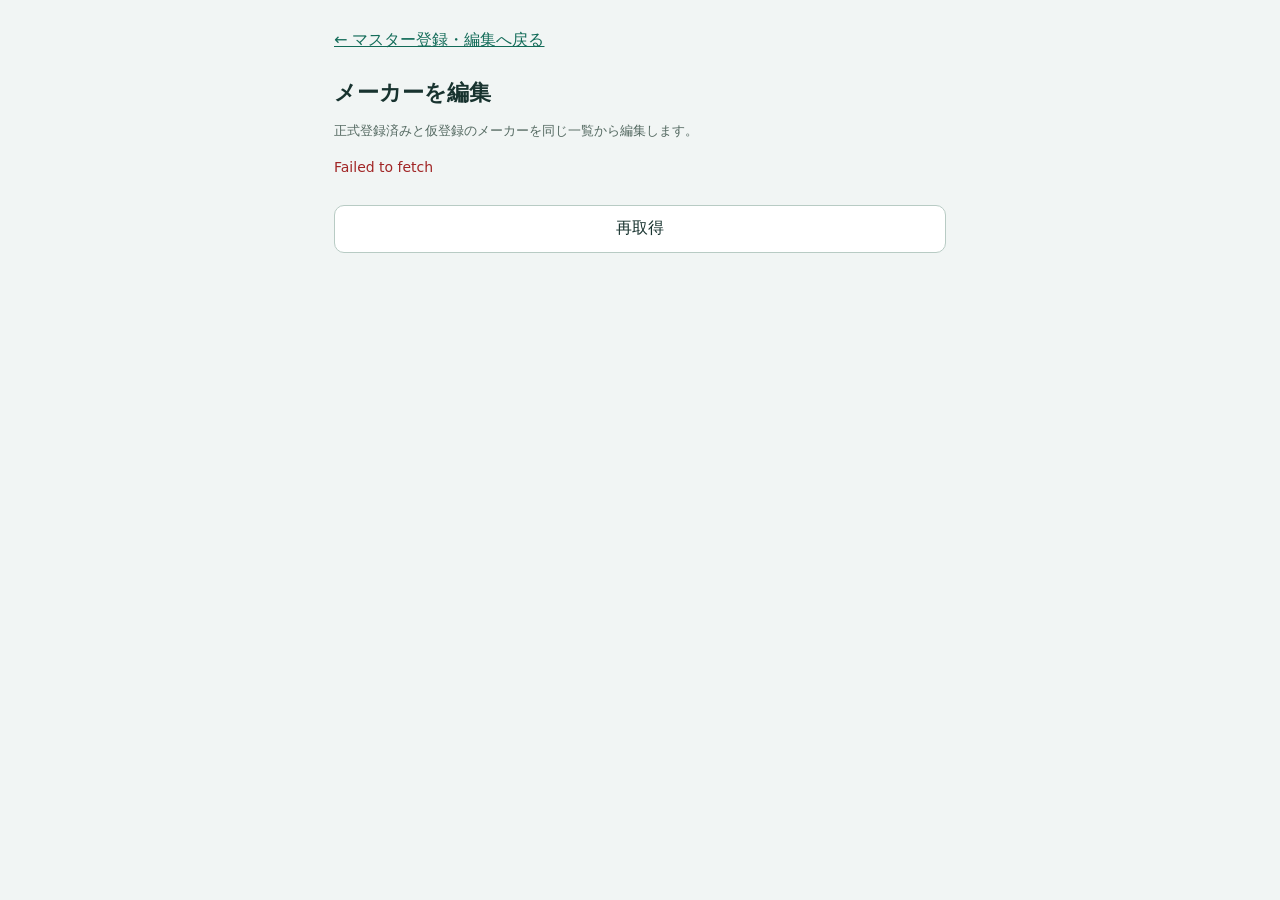
<file: maker-maintenance.html>
<!doctype html><html lang="ja"><head><meta charset="utf-8"><meta name="viewport" content="width=device-width,initial-scale=1"><meta name="theme-color" content="#126b58"><title>メーカー編集</title><link rel="manifest" href="./manifest.json"><link rel="apple-touch-icon" href="./apple-touch-icon.png"><link rel="icon" href="./favicon.ico"><link rel="stylesheet" href="./registration.css"></head>
<body><main class="wrap"><header><a href="./master-management.html">← マスター登録・編集へ戻る</a><h1>メーカーを編集</h1><p class="muted">正式登録済みと仮登録のメーカーを同じ一覧から編集します。</p></header>
<p id="status" class="status" role="status" aria-live="polite">メーカーを取得しています…</p><button id="retry" class="full" type="button" hidden>再取得</button>
<section id="listPanel" class="panel" hidden><h2>編集するメーカー</h2><label class="field" for="filterText">名前・IDで絞る</label><input id="filterText" type="search" placeholder="例：Bambu、MK001"><label class="check-row"><input id="pendingOnly" type="checkbox"> 要整備のみ表示</label><div id="items"></div><p id="empty" class="muted" hidden>条件に一致するメーカーはありません。</p></section>
<section id="editPanel" class="panel" hidden><button id="back" type="button">← 一覧へ戻る</button><h2 class="field">メーカー情報</h2><p id="target" class="notice"></p><form id="form"><fieldset id="fields">
<label class="field" for="name">正式なメーカー名（必須）</label><input id="name" maxlength="100" required>
<label class="field" for="aliasEntry">メーカー別名</label><div class="split"><input id="aliasEntry" maxlength="100" placeholder="例：日本語表記、社内呼称"><button id="addAlias" type="button">追加</button></div><div id="aliasList" class="actions" aria-live="polite"></div><p class="muted">別名は1件ずつ追加します。</p>
<label class="field" for="spoolWeight">標準空スプール重量（g）</label><input id="spoolWeight" type="number" min="0" max="2000" step="any" inputmode="decimal" placeholder="例：200"><p class="muted">メーカーごとの代表値です。分からない場合は空欄のまま保存できます。</p>
<p id="impact" class="notice"></p><button id="submit" class="primary full" type="submit">変更を保存</button>
</fieldset></form></section>
<section id="complete" class="panel" hidden><h2>保存しました</h2><dl id="detail"></dl><button id="next" class="primary full" type="button">一覧へ戻る</button></section>
</main><script src="./registration-common.js"></script><script src="./maker-maintenance.js"></script></body></html>
</file>
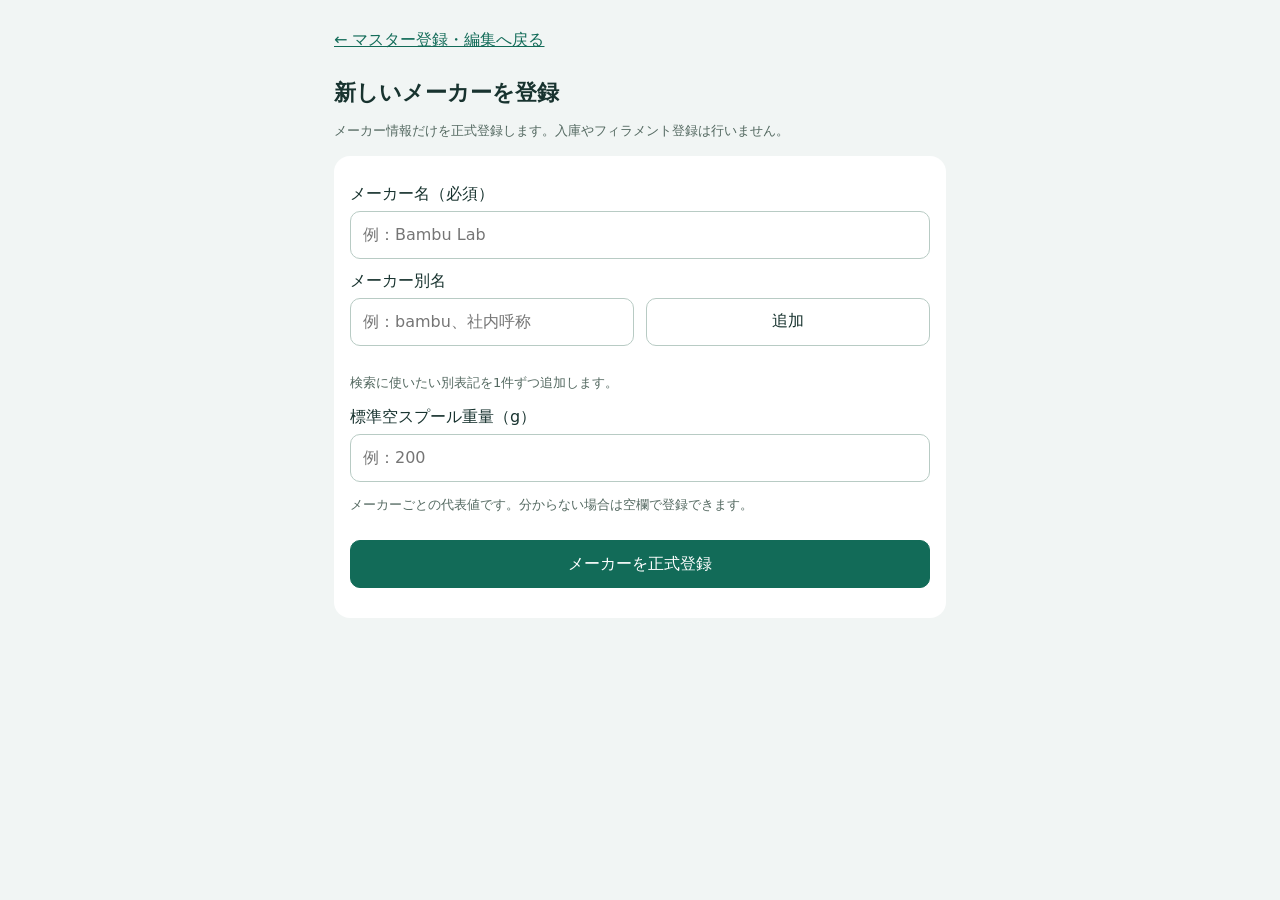
<file: maker-register.html>
<!doctype html><html lang="ja"><head><meta charset="utf-8"><meta name="viewport" content="width=device-width,initial-scale=1"><meta name="theme-color" content="#126b58"><title>メーカー新規登録</title><link rel="manifest" href="./manifest.json"><link rel="apple-touch-icon" href="./apple-touch-icon.png"><link rel="icon" href="./favicon.ico"><link rel="stylesheet" href="./registration.css"></head>
<body><main class="wrap"><header><a href="./master-management.html">← マスター登録・編集へ戻る</a><h1>新しいメーカーを登録</h1><p class="muted">メーカー情報だけを正式登録します。入庫やフィラメント登録は行いません。</p></header>
<section class="panel"><form id="form"><fieldset id="fields">
<label class="field" for="name">メーカー名（必須）</label><input id="name" maxlength="100" required placeholder="例：Bambu Lab">
<label class="field" for="aliasEntry">メーカー別名</label><div class="split"><input id="aliasEntry" maxlength="100" placeholder="例：bambu、社内呼称"><button id="addAlias" type="button">追加</button></div><div id="aliasList" class="actions" aria-live="polite"></div><p class="muted">検索に使いたい別表記を1件ずつ追加します。</p>
<label class="field" for="spoolWeight">標準空スプール重量（g）</label><input id="spoolWeight" type="number" min="0" max="2000" step="any" inputmode="decimal" placeholder="例：200"><p class="muted">メーカーごとの代表値です。分からない場合は空欄で登録できます。</p>
<button class="primary full" type="submit">メーカーを正式登録</button>
</fieldset></form><p id="status" class="status" role="status" aria-live="polite"></p></section>
<section id="complete" class="panel" hidden><h2>登録しました</h2><dl id="detail"></dl><a class="button primary full" href="./master-management.html">マスター登録・編集へ戻る</a><a class="button full" href="./maker-register.html">続けて別のメーカーを登録</a></section>
</main><script src="./registration-common.js"></script><script src="./maker-register.js"></script></body></html>
</file>
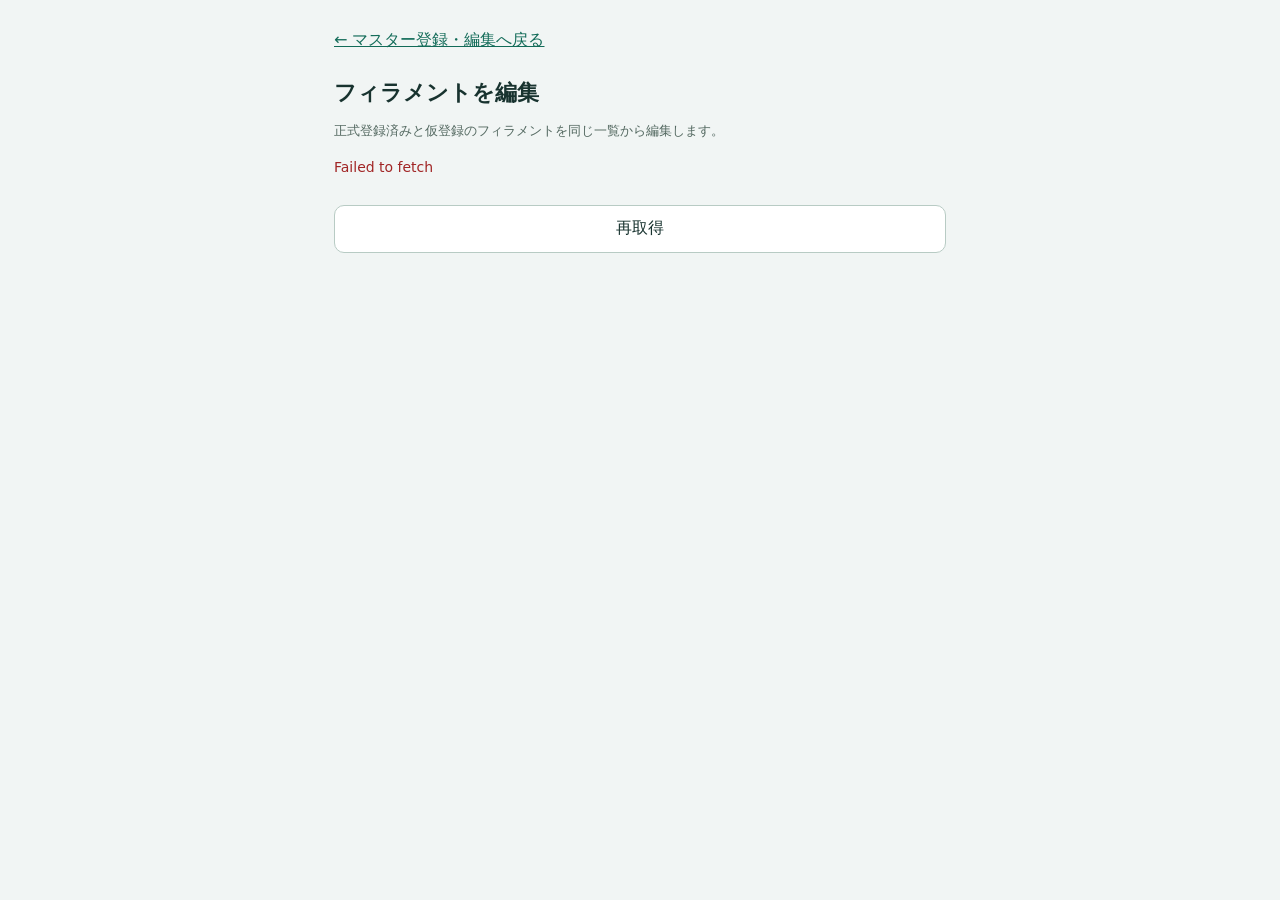
<file: master-maintenance.html>
<!doctype html><html lang="ja"><head><meta charset="utf-8"><meta name="viewport" content="width=device-width,initial-scale=1"><meta name="theme-color" content="#126b58"><title>フィラメント編集</title><link rel="manifest" href="./manifest.json"><link rel="apple-touch-icon" href="./apple-touch-icon.png"><link rel="icon" href="./favicon.ico"><link rel="stylesheet" href="./registration.css"></head>
<body><main class="wrap"><header><a href="./master-management.html">← マスター登録・編集へ戻る</a><h1>フィラメントを編集</h1><p class="muted">正式登録済みと仮登録のフィラメントを同じ一覧から編集します。</p></header>
<p id="status" class="status" role="status" aria-live="polite">フィラメントを取得しています…</p><button id="retry" class="full" type="button" hidden>再取得</button>
<section id="listPanel" class="panel" hidden><h2>編集するフィラメント</h2><label class="field" for="filterText">名前・ID・メーカーで絞る</label><input id="filterText" type="search" placeholder="例：PLA、白、FL000001"><label class="check-row"><input id="pendingOnly" type="checkbox"> 要整備のみ表示</label><div id="items"></div><p id="empty" class="muted" hidden>条件に一致するフィラメントはありません。</p></section>
<section id="editPanel" class="panel" hidden><button id="back" type="button">← 一覧へ戻る</button><h2 class="field">フィラメント情報</h2><p id="target" class="notice"></p><form id="form"><fieldset id="fields">
<label class="field" for="makerId">メーカー（必須）</label><select id="makerId" required></select>
<div class="split"><div><label class="field" for="base">素材</label><input id="base" maxlength="50" placeholder="例：PLA、ASA"></div><div><label class="field" for="sub">サブカテゴリ</label><input id="sub" maxlength="50" placeholder="例：標準、マット、silk"></div></div>
<label class="field" for="color">色</label><input id="color" maxlength="80" placeholder="正式表示に使う色名">
<label class="field" for="aliasEntry">検索別名</label><div class="split"><input id="aliasEntry" maxlength="100" placeholder="例：ホワイト"><button id="addAlias" type="button">追加</button></div><div id="aliasList" class="actions" aria-live="polite"></div><p class="muted">別名は1件ずつ追加します。</p>
<label class="field" for="purchaseUrl">購入先URL</label><input id="purchaseUrl" type="url" maxlength="500" inputmode="url" placeholder="https://...">
<label class="field" for="note">備考</label><textarea id="note" maxlength="1000" placeholder="商品の補足情報"></textarea>
<p id="statusHint" class="muted"></p><p id="impact" class="notice"></p><button id="submit" class="primary full" type="submit">変更を保存</button>
</fieldset></form></section>
<section id="complete" class="panel" hidden><h2>保存しました</h2><dl id="detail"></dl><button id="next" class="primary full" type="button">一覧へ戻る</button></section>
</main><script src="./registration-common.js"></script><script src="./master-maintenance.js"></script></body></html>
</file>
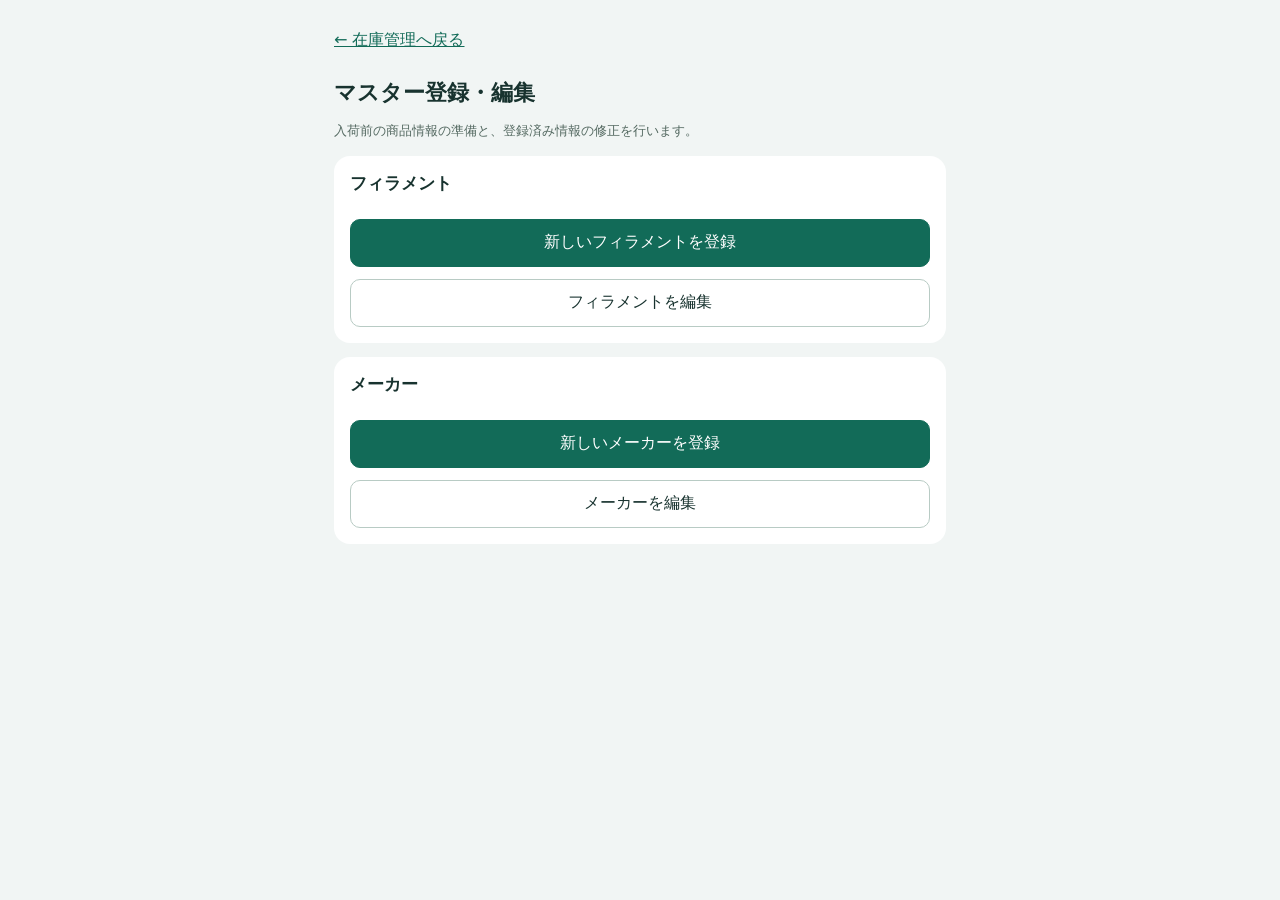
<file: master-management.html>
<!doctype html><html lang="ja"><head><meta charset="utf-8"><meta name="viewport" content="width=device-width,initial-scale=1"><meta name="theme-color" content="#126b58"><title>マスター登録・編集</title><link rel="manifest" href="./manifest.json"><link rel="apple-touch-icon" href="./apple-touch-icon.png"><link rel="icon" href="./favicon.ico"><link rel="stylesheet" href="./registration.css"></head>
<body><main class="wrap"><header><a href="./index.html">← 在庫管理へ戻る</a><h1>マスター登録・編集</h1><p class="muted">入荷前の商品情報の準備と、登録済み情報の修正を行います。</p></header>
<section class="panel"><h2>フィラメント</h2><a class="button primary full" href="./master-register.html?mode=management">新しいフィラメントを登録</a><a class="button full" href="./master-maintenance.html">フィラメントを編集</a></section>
<section class="panel"><h2>メーカー</h2><a class="button primary full" href="./maker-register.html">新しいメーカーを登録</a><a class="button full" href="./maker-maintenance.html">メーカーを編集</a></section>
</main></body></html>
</file>
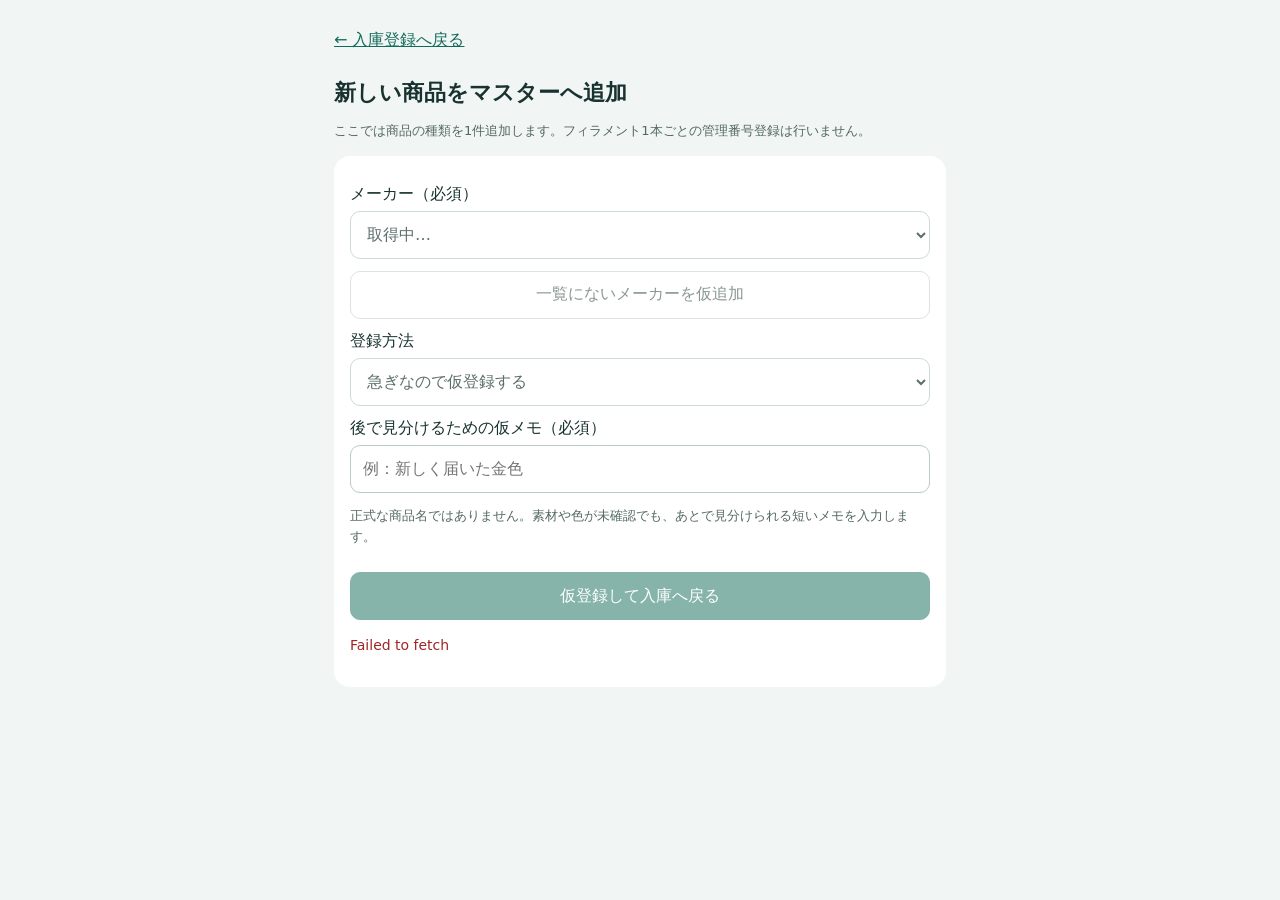
<file: master-register.html>
<!doctype html>
<html lang="ja"><head><meta charset="utf-8"><meta name="viewport" content="width=device-width,initial-scale=1"><meta name="theme-color" content="#126b58"><title>フィラメントマスター追加</title><link rel="manifest" href="./manifest.json"><link rel="apple-touch-icon" href="./apple-touch-icon.png"><link rel="icon" href="./favicon.ico"><link rel="stylesheet" href="./registration.css"></head>
<body><main class="wrap"><header><a id="back" href="./register-start.html">← 入庫登録へ戻る</a><h1>新しい商品をマスターへ追加</h1><p class="muted">ここでは商品の種類を1件追加します。フィラメント1本ごとの管理番号登録は行いません。</p></header>
<section class="panel"><form id="form"><fieldset id="fields" disabled>
<label class="field" for="makerId">メーカー（必須）</label><select id="makerId" required><option value="">取得中…</option></select>
<div id="quickMakerBox"><button id="addMaker" class="button full" type="button">一覧にないメーカーを仮追加</button></div>
<div id="makerQuick" class="notice" hidden><label class="field" for="makerName">メーカー名</label><input id="makerName" maxlength="100" placeholder="例：NovaFil"><button id="saveMaker" class="button primary full" type="button">この名前で仮追加</button><button id="cancelMaker" class="button full" type="button">戻る</button><p class="muted">別名や空スプール重量は、あとでマスター管理から補完します。</p></div>
<div id="entryModeBox"><label class="field" for="entryMode">登録方法</label><select id="entryMode"><option value="quick">急ぎなので仮登録する</option><option value="full">分かる情報をすべて登録する</option></select></div>
<div id="quickFields"><label class="field" for="temporaryName">後で見分けるための仮メモ（必須）</label><input id="temporaryName" maxlength="100" placeholder="例：新しく届いた金色"><p class="muted">正式な商品名ではありません。素材や色が未確認でも、あとで見分けられる短いメモを入力します。</p></div>
<div id="fullFields" hidden>
<label class="field" for="base">素材（必須）</label><input id="base" maxlength="50" required placeholder="例：PLA、ASA">
<label class="field" for="sub">サブカテゴリ（必須）</label><input id="sub" maxlength="50" required placeholder="例：標準、マット、silk">
<label class="field" for="color">色（必須）</label><input id="color" maxlength="80" required placeholder="正式表示に使う色名">
<label class="field" for="aliasEntry">検索別名</label><div class="split"><input id="aliasEntry" maxlength="100" placeholder="例：ホワイト"><button id="addAlias" type="button">追加</button></div><div id="aliasList" class="actions" aria-live="polite"></div><p class="muted">別名は1件ずつ追加します。区切り文字の入力は不要です。</p>
<label class="field" for="purchaseUrl">購入先URL</label><input id="purchaseUrl" type="url" maxlength="500" inputmode="url" placeholder="https://...">
<label class="field" for="note">備考</label><textarea id="note" maxlength="1000" placeholder="商品の補足情報"></textarea>
</div><button id="submit" class="primary full" type="submit">仮登録して入庫へ戻る</button>
</fieldset></form><p id="status" class="status" role="status" aria-live="polite">メーカーマスターを取得しています…</p></section>
<section id="complete" class="panel" hidden><h2>追加しました</h2><dl id="detail"></dl><a id="return" class="button primary full" href="./register-start.html">入庫登録へ戻る</a><a id="continue" class="button full" href="./master-register.html">続けて別の商品を追加</a></section>
</main><script src="./registration-common.js"></script><script src="./master-register.js"></script></body></html>
</file>
<file: registration.css>
*{box-sizing:border-box}body{margin:0;background:#f1f5f4;color:#18332f;font:16px system-ui,-apple-system,sans-serif}.wrap{max-width:640px;padding:20px 14px 36px;margin:auto}h1{font-size:22px;margin:14px 0 8px}h2{font-size:17px;margin:0 0 12px}a{color:#126b58}header>a{display:inline-block;padding:10px 0;min-height:44px}.panel{background:white;border-radius:16px;padding:16px;margin-top:14px}.muted{font-size:13px;color:#546961;line-height:1.6}.status{font-size:14px;line-height:1.65;white-space:pre-wrap;overflow-wrap:anywhere}.error{color:#a12525}.success{color:#126b58}.row{display:flex;gap:10px;align-items:center;flex-wrap:wrap}.split{display:grid;grid-template-columns:1fr 1fr;gap:12px}.field{display:block;margin:12px 0 6px}input,select,textarea,button,.button{font:inherit;font-size:16px;min-height:48px;border:1px solid #b8cbc4;border-radius:10px;padding:10px 12px;background:white;color:inherit}input,select,textarea{width:100%;min-width:0}textarea{min-height:80px;resize:vertical}button,.button{cursor:pointer}.button{display:inline-flex;justify-content:center;align-items:center;text-decoration:none;text-align:center}.primary{background:#126b58;color:white;border-color:#126b58}.full{width:100%;margin-top:12px}.actions{display:flex;flex-wrap:wrap;gap:10px;margin-top:14px}.actions>*{flex:1;min-width:110px}button:disabled{opacity:.5;cursor:default}input:focus-visible,select:focus-visible,textarea:focus-visible,button:focus-visible,a:focus-visible{outline:3px solid #64aaf5;outline-offset:3px}fieldset{border:0;padding:0;margin:0;min-width:0}input[readonly]{background:#edf3ef;font-weight:600}.notice{background:#fff4dc;border-radius:10px;padding:12px;font-size:14px;line-height:1.6;white-space:pre-wrap}dl{display:grid;grid-template-columns:100px minmax(0,1fr);gap:8px}dt{color:#546961}dd{margin:0;overflow-wrap:anywhere}[hidden]{display:none!important}@media(max-width:380px){.split{grid-template-columns:1fr}}

.recent-item{display:flex;align-items:center;gap:10px;padding:12px 0;border-bottom:1px solid #edf3ef;overflow-wrap:anywhere}.recent-item input{width:22px;min-height:22px;flex-shrink:0}
.check-row{display:flex;align-items:center;gap:8px;min-height:48px;margin-top:8px}.check-row input{width:22px;min-height:22px;accent-color:#126b58}.status-badge{display:inline-block;margin-right:6px;padding:2px 8px;border-radius:999px;background:#fff4dc;color:#835d00;font-size:12px;font-weight:600}
.filter-details{margin-top:10px;border-top:1px solid #dce7e3;padding-top:4px}.filter-details summary{cursor:pointer;min-height:44px;padding:12px 2px;color:#126b58;font-weight:600}.filter-details label{font-size:14px}.master-summary{margin-top:12px;padding:12px;border-radius:10px;background:#edf3ef}.master-summary strong{display:block;margin-bottom:5px}.master-summary span{display:block;font-size:13px;color:#546961;line-height:1.6}.master-badge{display:inline-block;margin-right:6px;padding:2px 8px;border-radius:999px;background:#fff4dc;color:#835d00;font-size:12px;font-weight:600}
</file>
